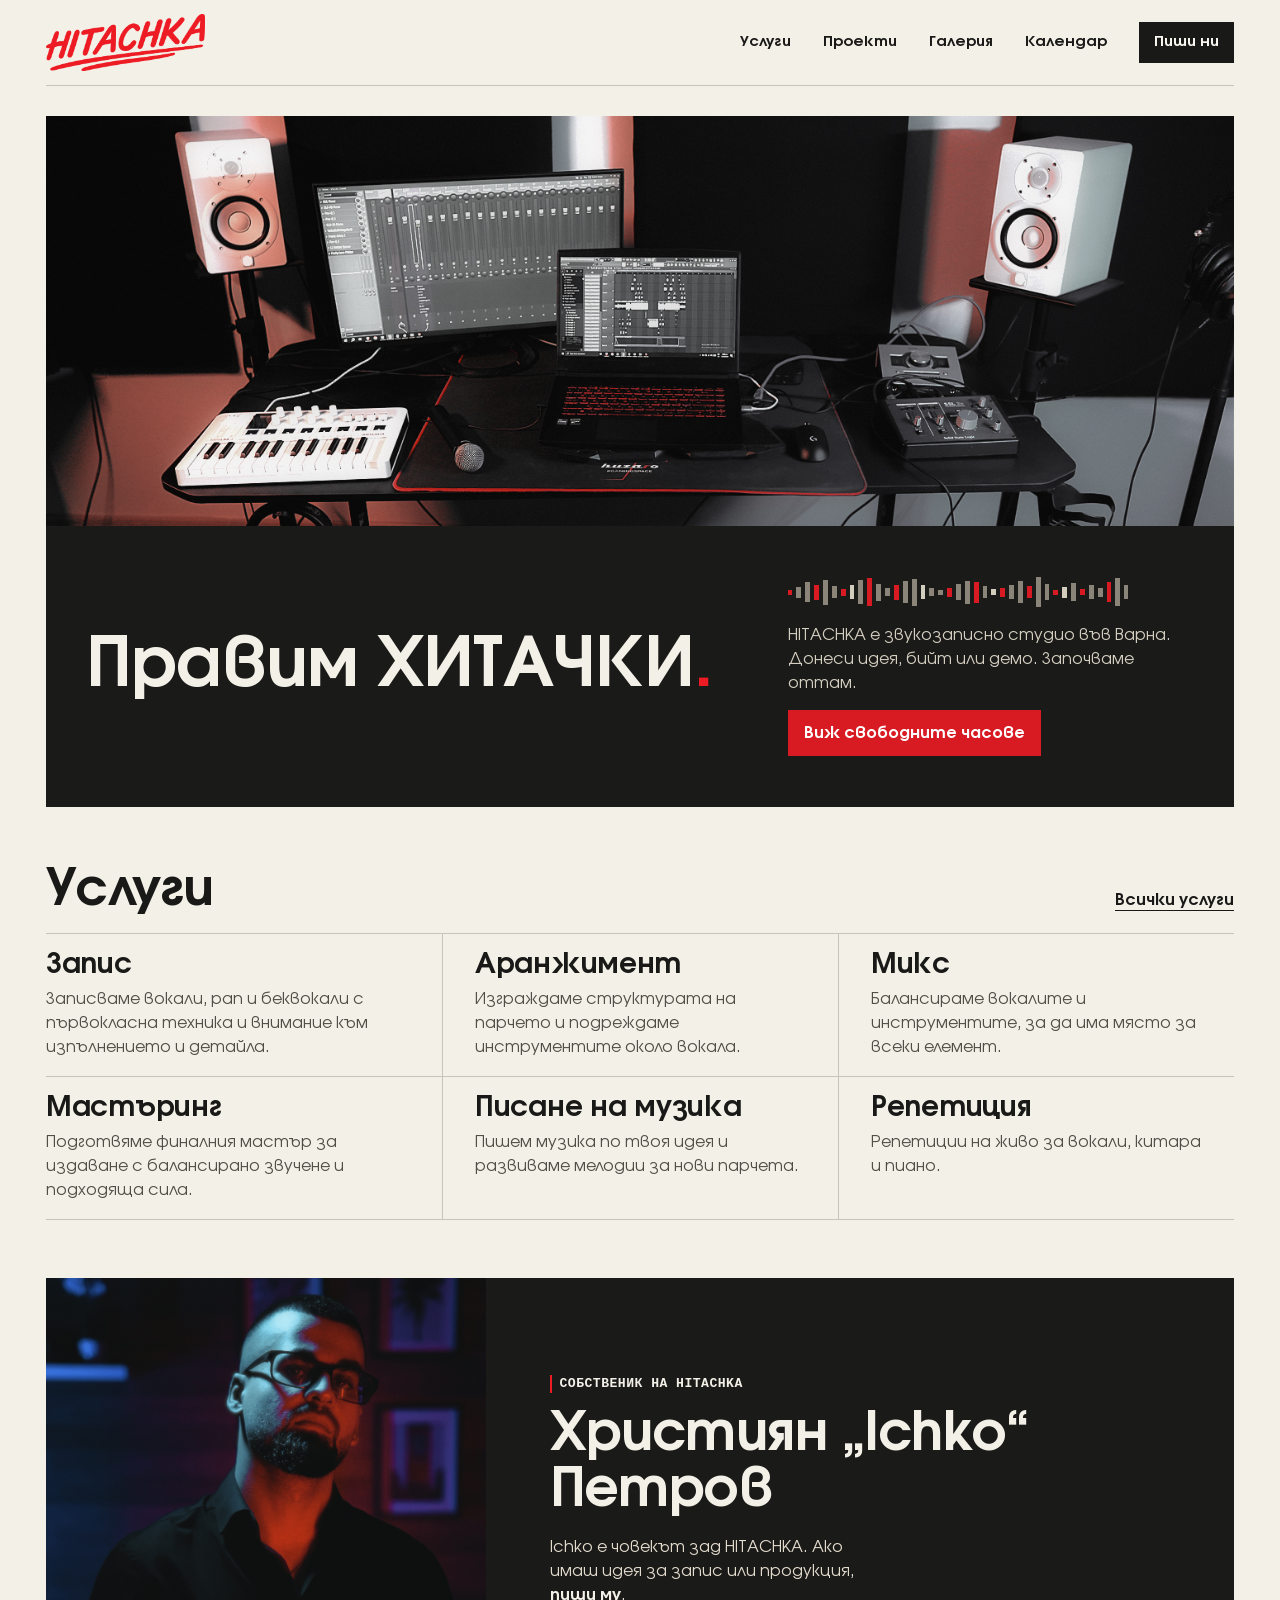
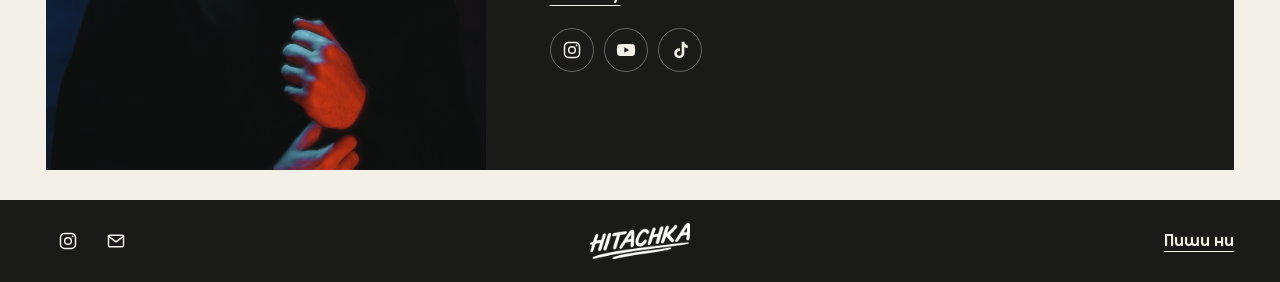
<file: index.html>
<!doctype html>
<html lang="bg">
<head>
<meta charset="utf-8">
<meta name="viewport" content="width=device-width, initial-scale=1">
<meta name="theme-color" content="#f3f0e8">
<title>HITACHKA - звукозаписно студио във Варна</title>
<meta name="description" content="HITACHKA е звукозаписно студио във Варна за запис на вокали и рап, аранжимент, микс, мастъринг, писане на музика и репетиции.">
<link rel="canonical" href="https://hitachka.com/">
<meta property="og:type" content="website">
<meta property="og:locale" content="bg_BG">
<meta property="og:site_name" content="HITACHKA">
<meta property="og:title" content="HITACHKA звукозаписно студио във Варна">
<meta property="og:description" content="HITACHKA е звукозаписно студио във Варна за запис на вокали и рап, аранжимент, микс, мастъринг, писане на музика и репетиции.">
<meta property="og:url" content="https://hitachka.com/">
<meta property="og:image" content="https://hitachka.com/assets/images/studio-desk.jpg">
<meta property="og:image:alt" content="Работното място в звукозаписно студио HITACHKA">
<meta name="twitter:card" content="summary_large_image">
<script type="application/ld+json">
{
  "@context": "https://schema.org",
  "@graph": [
    {
      "@type": "WebSite",
      "@id": "https://hitachka.com/#website",
      "name": "HITACHKA",
      "url": "https://hitachka.com/",
      "inLanguage": "bg",
      "publisher": {
        "@id": "https://hitachka.com/#studio"
      }
    },
    {
      "@type": "Organization",
      "@id": "https://hitachka.com/#studio",
      "name": "HITACHKA",
      "url": "https://hitachka.com/",
      "description": "HITACHKA е звукозаписно студио във Варна за запис на вокали и рап, аранжимент, микс, мастъринг, писане на музика и репетиции.",
      "email": "hitachkastudio@gmail.com",
      "logo": "https://hitachka.com/assets/images/hitachka-logo.png",
      "address": {
        "@type": "PostalAddress",
        "addressLocality": "Варна",
        "addressCountry": "BG"
      },
      "sameAs": [
        "https://instagram.com/hitachkastudio"
      ]
    }
  ]
}
</script>
<link rel="icon" type="image/x-icon" sizes="32x32" href="assets/favicon.ico">
<link rel="stylesheet" href="css/site.css">
<link rel="stylesheet" href="css/page-transition.css">
<script src="js/page-transition.js"></script>
<script src="js/legacy-links.js" defer></script>
<script src="js/home-hero.js" defer></script>
<script src="js/media-gestures.js" defer></script>
</head>
<body>
<header class="top"><div class="wrap">
<a href="./" aria-current="page" class="logo" aria-label="HITACHKA — начало"><img src="assets/images/hitachka-logo.png" alt="HITACHKA"></a>
<nav class="nav" aria-label="Навигация">
<a href="services/">Услуги</a><a href="projects/">Проекти</a><a href="gallery/">Галерия</a><a href="calendar/">Календар</a><a class="nav-cta" href="contact/">Пиши ни</a>
</nav>
</div></header>
<main>
<div id="home">
<div class="home-hero wrap">
<figure class="session-photo"><img src="assets/images/studio-desk.jpg" alt="Работното място в студиото с екрани, тонколони и MIDI клавиатура">
<video class="session-video" muted loop playsinline preload="none" data-src="assets/video/studio-hero.mp4" aria-hidden="true" hidden></video>
</figure>
<section class="session-panel" aria-labelledby="home-title">
<div class="session-copy">
<h1 id="home-title" class="display">Правим ХИТАЧКИ<span>.</span></h1>
<div>
<div class="meter" aria-hidden="true"><i style="--height:16%"></i><i style="--height:34%"></i><i style="--height:64%"></i><i style="--height:50%"></i><i style="--height:80%"></i><i style="--height:38%"></i><i style="--height:22%"></i><i style="--height:44%"></i><i style="--height:78%"></i><i style="--height:90%"></i><i style="--height:56%"></i><i style="--height:26%"></i><i style="--height:48%"></i><i style="--height:70%"></i><i style="--height:88%"></i><i style="--height:44%"></i><i style="--height:26%"></i><i style="--height:16%"></i><i style="--height:28%"></i><i style="--height:52%"></i><i style="--height:76%"></i><i style="--height:66%"></i><i style="--height:38%"></i><i style="--height:20%"></i><i style="--height:28%"></i><i style="--height:44%"></i><i style="--height:70%"></i><i style="--height:38%"></i><i style="--height:96%"></i><i style="--height:52%"></i><i style="--height:16%"></i><i style="--height:36%"></i><i style="--height:58%"></i><i style="--height:20%"></i><i style="--height:44%"></i><i style="--height:30%"></i><i style="--height:64%"></i><i style="--height:90%"></i><i style="--height:46%"></i><i style="--height:30%"></i><i style="--height:14%"></i><i style="--height:46%"></i><i style="--height:80%"></i><i style="--height:96%"></i><i style="--height:40%"></i><i style="--height:24%"></i><i style="--height:36%"></i><i style="--height:18%"></i><i style="--height:54%"></i><i style="--height:78%"></i><i style="--height:56%"></i><i style="--height:30%"></i><i style="--height:14%"></i><i style="--height:38%"></i></div>
<p>HITACHKA е звукозаписно студио във Варна. Донеси идея, бийт или демо. Започваме оттам.</p>
<a class="btn" href="calendar/">Виж свободните часове</a>
</div>
</div>
</section>
</div>
<section class="home-services wrap" aria-labelledby="home-services-title">
<div class="home-services-head">
<h2 id="home-services-title">Услуги</h2>
<a class="text-link" href="services/">Всички услуги</a>
</div>
<div class="home-services-grid">
<article class="home-service"><h3>Запис</h3><p>Записваме вокали, рап и беквокали с първокласна техника и внимание към изпълнението и детайла.</p></article>
<article class="home-service"><h3>Аранжимент</h3><p>Изграждаме структурата на парчето и подреждаме инструментите около вокала.</p></article>
<article class="home-service"><h3>Микс</h3><p>Балансираме вокалите и инструментите, за да има място за всеки елемент.</p></article>
<article class="home-service"><h3>Мастъринг</h3><p>Подготвяме финалния мастър за издаване с балансирано звучене и подходяща сила.</p></article>
<article class="home-service"><h3>Писане на музика</h3><p>Пишем музика по твоя идея и развиваме мелодии за нови парчета.</p></article>
<article class="home-service"><h3>Репетиция</h3><p>Репетиции на живо за вокали, китара и пиано.</p></article>
</div>
</section>
<section class="home-owner wrap" aria-labelledby="owner-title">
<div class="owner-profile">
<figure class="owner-photo"><img src="assets/images/ichko-ludiq.jpg" width="1152" height="2048" loading="lazy" alt="Портрет на Християн „Ichko“ Петров"></figure>
<div class="owner-copy">
<p class="mono">Собственик на HITACHKA</p>
<h2 id="owner-title">Християн <span>„Ichko“</span> Петров</h2>
<p>Ichko е човекът зад HITACHKA. Ако имаш идея за запис или продукция, <a class="text-link" href="contact/">пиши му</a>.</p>
<ul class="owner-socials" aria-label="Ichko в социалните мрежи">
<li><a href="https://instagram.com/ichko_prai_hitachki" target="_blank" rel="noopener" aria-label="Ichko в Instagram">
<svg viewBox="0 0 24 24" fill="none" stroke="currentColor" stroke-width="1.8" aria-hidden="true" focusable="false"><rect x="3" y="3" width="18" height="18" rx="5"/><circle cx="12" cy="12" r="4"/><circle cx="17.5" cy="6.5" r="1" fill="currentColor" stroke="none"/></svg>
</a></li>
<li><a href="https://youtube.com/@ichko_prai_hitachki" target="_blank" rel="noopener" aria-label="Ichko в YouTube">
<svg viewBox="0 0 24 24" fill="currentColor" aria-hidden="true" focusable="false"><path fill-rule="evenodd" d="M22.5 7.2a2.8 2.8 0 0 0-2-2C18.7 4.7 12 4.7 12 4.7s-6.7 0-8.5.5a2.8 2.8 0 0 0-2 2A29 29 0 0 0 1 12a29 29 0 0 0 .5 4.8 2.8 2.8 0 0 0 2 2c1.8.5 8.5.5 8.5.5s6.7 0 8.5-.5a2.8 2.8 0 0 0 2-2A29 29 0 0 0 23 12a29 29 0 0 0-.5-4.8ZM10 15.3v-6.6l5.7 3.3-5.7 3.3Z"/></svg>
</a></li>
<li><a href="https://tiktok.com/@ichkopraihitachki" target="_blank" rel="noopener" aria-label="Ichko в TikTok">
<svg viewBox="0 0 24 24" fill="currentColor" aria-hidden="true" focusable="false"><path d="M14 2h3.2a5 5 0 0 0 4.1 4.5v3.3a8 8 0 0 1-4.1-1.3v7.4a6.1 6.1 0 1 1-6.1-6.1c.3 0 .6 0 .8.1v3.4a2.8 2.8 0 1 0 2.1 2.7V2Z"/></svg>
</a></li>
</ul>
</div>
</div>
</section>
</div>
</main>
<footer class="footer"><div class="wrap">
<ul class="footer-socials" aria-label="Връзка с HITACHKA">
<li><a href="https://instagram.com/hitachkastudio" target="_blank" rel="noopener" aria-label="HITACHKA в Instagram"><svg viewBox="0 0 24 24" fill="none" stroke="currentColor" stroke-width="1.8" aria-hidden="true" focusable="false"><rect x="3" y="3" width="18" height="18" rx="5"/><circle cx="12" cy="12" r="4"/><circle cx="17.5" cy="6.5" r="1" fill="currentColor" stroke="none"/></svg></a></li>
<li><a href="mailto:hitachkastudio@gmail.com" aria-label="Изпрати имейл до HITACHKA"><svg viewBox="0 0 24 24" fill="none" stroke="currentColor" stroke-width="1.8" stroke-linecap="round" stroke-linejoin="round" aria-hidden="true" focusable="false"><rect x="3" y="5" width="18" height="14" rx="2"/><path d="m4 7 8 6 8-6"/></svg></a></li>
</ul>
<a href="./" class="logo" aria-label="HITACHKA — начало"><img src="assets/images/hitachka-logo.png" alt="HITACHKA"></a>
<a class="text-link" href="contact/">Пиши ни</a>
</div></footer>
<!-- Cloudflare Web Analytics --><script type='module' src='https://static.cloudflareinsights.com/beacon.min.js' data-cf-beacon='{"token": "fbcf0d9a78e948508d9d1cf848bbbdec"}'></script><!-- End Cloudflare Web Analytics -->
</body>
</html>
</file>
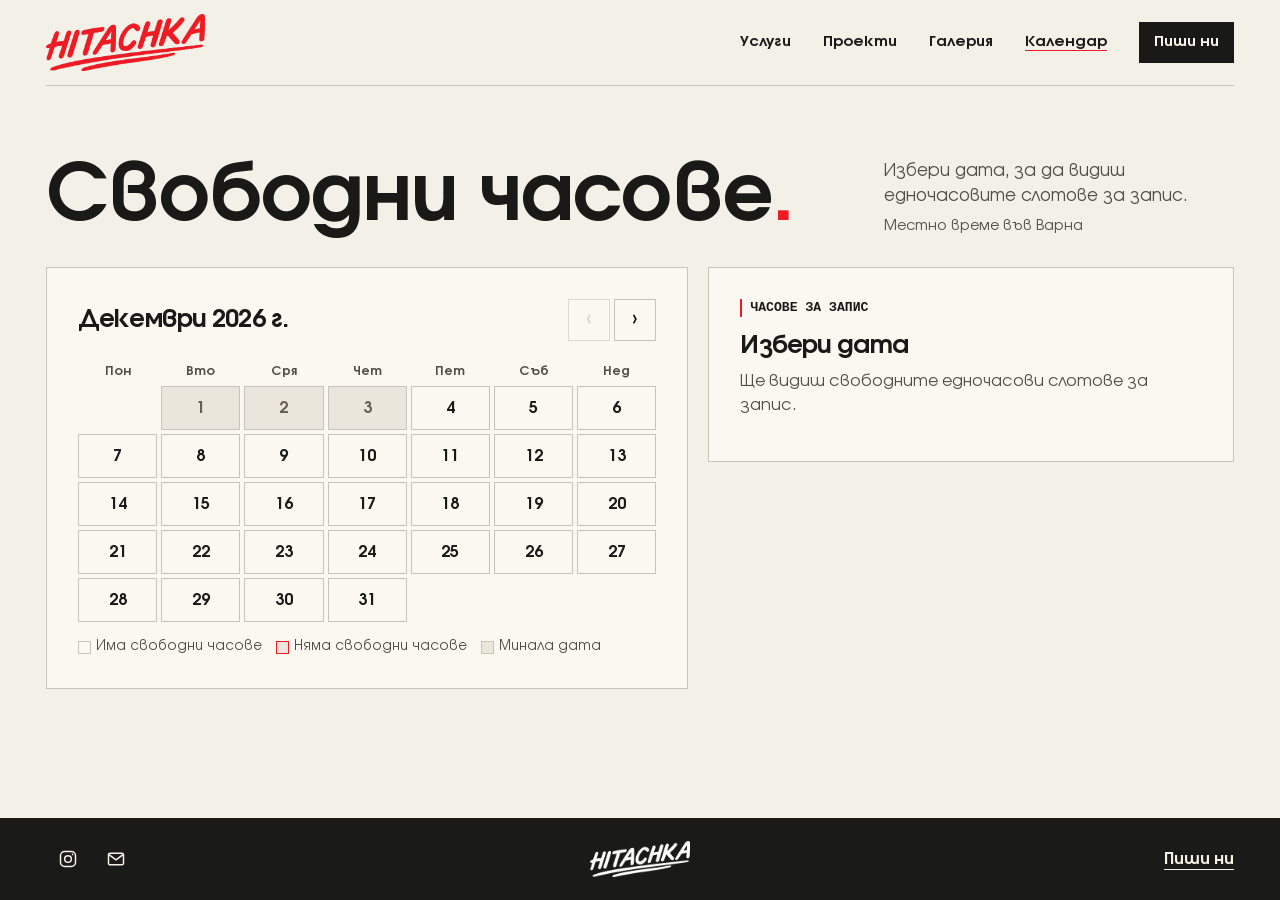
<file: calendar/index.html>
<!doctype html>
<html lang="bg">
<head>
<meta charset="utf-8">
<meta name="viewport" content="width=device-width, initial-scale=1">
<meta name="theme-color" content="#f3f0e8">
<title>Свободни часове за запис във Варна | HITACHKA</title>
<meta name="description" content="Провери свободните часове за запис в HITACHKA във Варна. Избери дата и един или повече часове и изпрати запитване.">
<link rel="canonical" href="https://hitachka.com/calendar/">
<meta property="og:type" content="website">
<meta property="og:locale" content="bg_BG">
<meta property="og:site_name" content="HITACHKA">
<meta property="og:title" content="Свободни часове за запис във Варна | HITACHKA">
<meta property="og:description" content="Провери свободните часове за запис в HITACHKA във Варна. Избери дата и един или повече часове и изпрати запитване.">
<meta property="og:url" content="https://hitachka.com/calendar/">
<meta property="og:image" content="https://hitachka.com/assets/images/studio-microphone.jpg">
<meta property="og:image:alt" content="Микрофон в звукозаписно студио HITACHKA">
<meta name="twitter:card" content="summary_large_image">
<link rel="icon" type="image/x-icon" sizes="32x32" href="../assets/favicon.ico">
<link rel="stylesheet" href="../css/site.css">
<link rel="stylesheet" href="../css/page-transition.css">
<script src="../js/page-transition.js"></script>
<script src="../js/studio-content.js" defer></script>
<script src="../js/studio-cloud-config.js" defer></script>
<script src="../js/studio-cloud.js" defer></script>
<script src="../js/schedule.js" defer></script>
<script src="../js/calendar.js" defer></script>
<script src="../js/media-gestures.js" defer></script>
</head>
<body>
<header class="top"><div class="wrap">
<a href="../" class="logo" aria-label="HITACHKA — начало"><img src="../assets/images/hitachka-logo.png" alt="HITACHKA"></a>
<nav class="nav" aria-label="Навигация">
<a href="../services/">Услуги</a><a href="../projects/">Проекти</a><a href="../gallery/">Галерия</a><a href="./" aria-current="page">Календар</a><a class="nav-cta" href="../contact/">Пиши ни</a>
</nav>
</div></header>
<main>
<section class="wrap calendar-page" id="calendar" aria-labelledby="calendar-title">
<header class="calendar-header">
<h1 id="calendar-title" class="display" tabindex="-1">Свободни часове<span>.</span></h1>
<div><p class="intro">Избери дата, за да видиш едночасовите слотове за запис.</p><p class="small">Местно време във Варна</p></div>
</header>
<div class="calendar-layout">
<div class="panel">
<div class="cal-head"><h2 id="month" aria-live="polite"></h2><div class="month-nav"><button type="button" id="prev" aria-label="Предишен месец">‹</button><button type="button" id="next" aria-label="Следващ месец">›</button></div></div>
<div class="week" aria-hidden="true"><span>Пон</span><span>Вто</span><span>Сря</span><span>Чет</span><span>Пет</span><span>Съб</span><span>Нед</span></div>
<div class="days" id="days" role="group" aria-label="Дати"></div>
<div class="legend"><span><i></i>Има свободни часове</span><span><i class="booked"></i>Няма свободни часове</span><span><i class="past"></i>Минала дата</span></div>
</div>
<section class="panel times-panel" aria-labelledby="times-heading">
<p class="eyebrow">Часове за запис</p>
<h2 id="times-heading" aria-live="polite">Избери дата</h2>
<p id="selected-text" class="cal-note" aria-live="polite">Ще видиш свободните едночасови слотове за запис.</p>
<div class="time-grid" id="time-grid" role="group" aria-label="Часове за запис"></div>
<a class="btn" id="date-link" href="../contact/" hidden>Запитване за избраните часове</a>
</section>
</div>
</section>
</main>
<footer class="footer"><div class="wrap">
<ul class="footer-socials" aria-label="Връзка с HITACHKA">
<li><a href="https://instagram.com/hitachkastudio" target="_blank" rel="noopener" aria-label="HITACHKA в Instagram"><svg viewBox="0 0 24 24" fill="none" stroke="currentColor" stroke-width="1.8" aria-hidden="true" focusable="false"><rect x="3" y="3" width="18" height="18" rx="5"/><circle cx="12" cy="12" r="4"/><circle cx="17.5" cy="6.5" r="1" fill="currentColor" stroke="none"/></svg></a></li>
<li><a href="mailto:hitachkastudio@gmail.com" aria-label="Изпрати имейл до HITACHKA"><svg viewBox="0 0 24 24" fill="none" stroke="currentColor" stroke-width="1.8" stroke-linecap="round" stroke-linejoin="round" aria-hidden="true" focusable="false"><rect x="3" y="5" width="18" height="14" rx="2"/><path d="m4 7 8 6 8-6"/></svg></a></li>
</ul>
<a href="../" class="logo" aria-label="HITACHKA — начало"><img src="../assets/images/hitachka-logo.png" alt="HITACHKA"></a>
<a class="text-link" href="../contact/">Пиши ни</a>
</div></footer>
<!-- Cloudflare Web Analytics --><script type='module' src='https://static.cloudflareinsights.com/beacon.min.js' data-cf-beacon='{"token": "fbcf0d9a78e948508d9d1cf848bbbdec"}'></script><!-- End Cloudflare Web Analytics -->
</body>
</html>
</file>
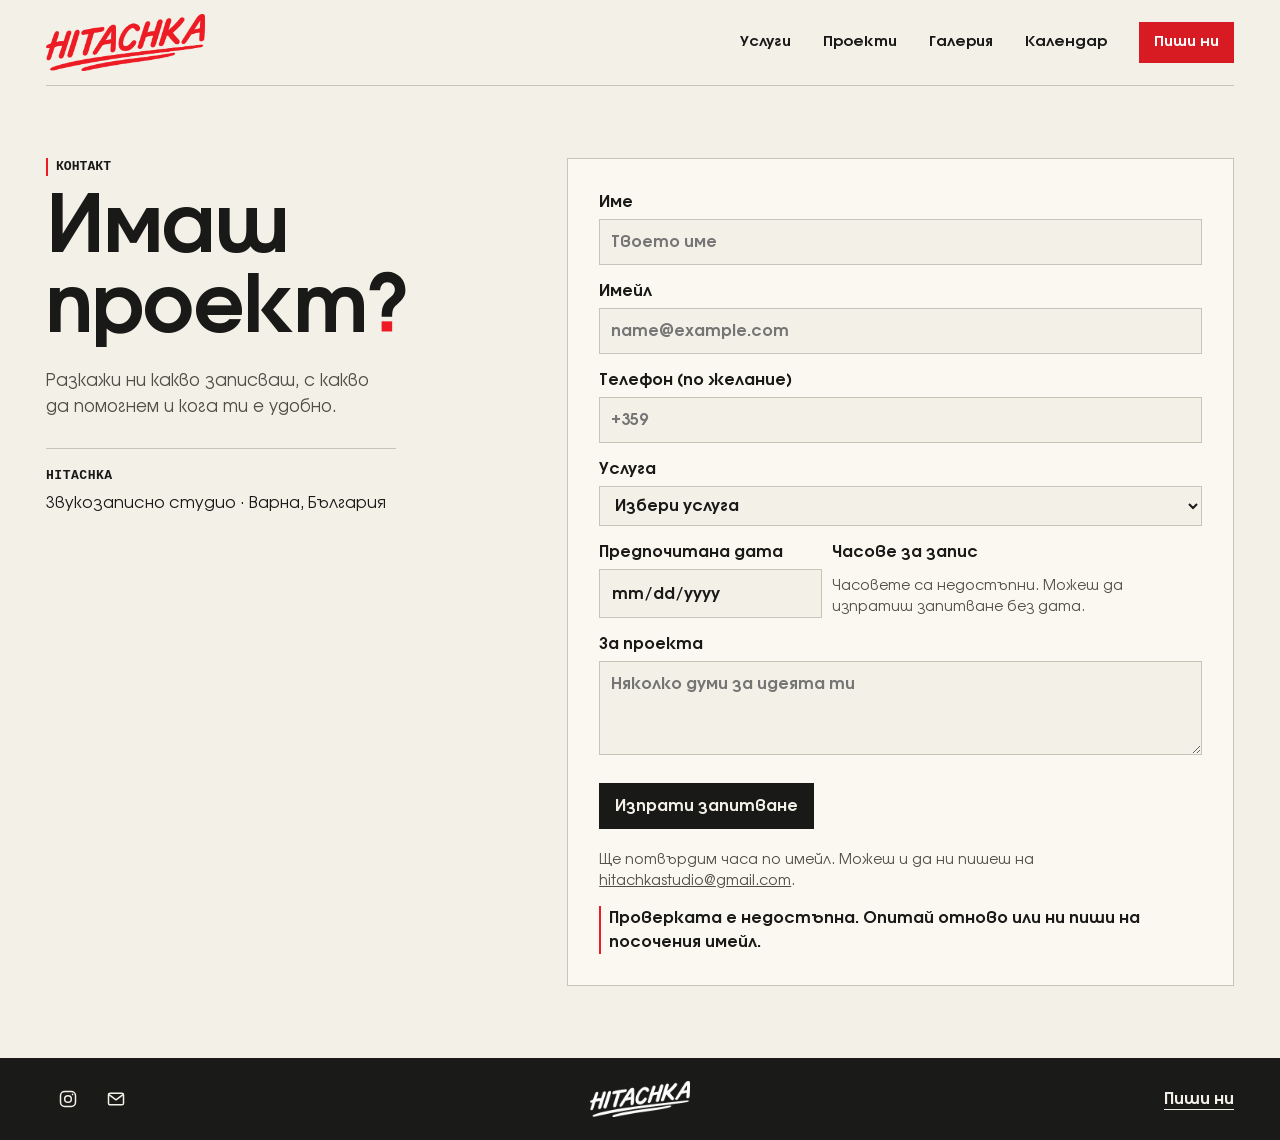
<file: contact/index.html>
<!doctype html>
<html lang="bg">
<head>
<meta charset="utf-8">
<meta name="viewport" content="width=device-width, initial-scale=1">
<meta name="theme-color" content="#f3f0e8">
<title>Контакт със звукозаписно студио HITACHKA | Варна</title>
<meta name="description" content="Пиши на Християн „Ichko“ Петров за запис, музикална продукция или репетиция в звукозаписно студио HITACHKA във Варна.">
<link rel="canonical" href="https://hitachka.com/contact/">
<meta property="og:type" content="website">
<meta property="og:locale" content="bg_BG">
<meta property="og:site_name" content="HITACHKA">
<meta property="og:title" content="Контакт със звукозаписно студио HITACHKA | Варна">
<meta property="og:description" content="Пиши на Християн „Ichko“ Петров за запис, музикална продукция или репетиция в звукозаписно студио HITACHKA във Варна.">
<meta property="og:url" content="https://hitachka.com/contact/">
<meta property="og:image" content="https://hitachka.com/assets/images/studio-desk.jpg">
<meta property="og:image:alt" content="Работното място в звукозаписно студио HITACHKA">
<meta name="twitter:card" content="summary_large_image">
<link rel="icon" type="image/x-icon" sizes="32x32" href="../assets/favicon.ico">
<link rel="stylesheet" href="../css/site.css">
<link rel="stylesheet" href="../css/page-transition.css">
<script src="../js/page-transition.js"></script>
<script src="../js/studio-content.js" defer></script>
<script src="../js/studio-cloud-config.js" defer></script>
<script src="../js/studio-cloud.js" defer></script>
<script src="../js/schedule.js" defer></script>
<script src="../js/contact.js?v=booking-1" defer></script>
<style>
#contact-title .question-mark {
  color: inherit;
}
#contact-title .question-mark-text {
  position: absolute;
  width: 1px;
  height: 1px;
  overflow: hidden;
  clip-path: inset(50%);
}
#contact-title .question-mark svg {
  width: .519em;
  height: 1em;
  vertical-align: -.2em;
}
#contact-title .question-mark-dot {
  fill: var(--red, #ed1c24);
}
@media (forced-colors: active) {
  #contact-title .question-mark-dot {
    fill: currentColor;
  }
}
</style>
<script src="../js/media-gestures.js" defer></script>
</head>
<body>
<header class="top"><div class="wrap">
<a href="../" class="logo" aria-label="HITACHKA — начало"><img src="../assets/images/hitachka-logo.png" alt="HITACHKA"></a>
<nav class="nav" aria-label="Навигация">
<a href="../services/">Услуги</a><a href="../projects/">Проекти</a><a href="../gallery/">Галерия</a><a href="../calendar/">Календар</a><a class="nav-cta" href="./" aria-current="page">Пиши ни</a>
</nav>
</div></header>
<main>
<section class="wrap subpage" id="contact" aria-labelledby="contact-title">
<div><p class="eyebrow">Контакт</p><h1 id="contact-title" class="display" tabindex="-1">Имаш<br>проект<span class="question-mark"><span class="question-mark-text">?</span><svg viewBox="0 -800 519 1000" fill="currentColor" aria-hidden="true" focusable="false"><g transform="scale(1 -1)"><path d="M317 187Q317 219 319.5 240.5Q322 262 329 279.0Q336 296 348.5 311.0Q361 326 382 344Q411 370 430.5 391.5Q450 413 462 434.0Q474 455 479 476.5Q484 498 484 523Q484 572 467 614.0Q450 656 420 686.5Q390 717 348.5 734.5Q307 752 259 752Q210 752 170 736.0Q130 720 100.5 689.5Q71 659 53 616.5Q35 574 31 520H164Q171 572 193 596.0Q215 620 256 620Q277 620 294.5 613.0Q312 606 324.5 593.5Q337 581 344 564.0Q351 547 351 527Q351 515 348 504.0Q345 493 339.5 482.0Q334 471 325.5 461.0Q317 451 306 442Q269 412 245.5 386.0Q222 360 208 331.5Q194 303 189 268.5Q184 234 184 187Z"/><path class="question-mark-dot" d="M184 0H317V128H184Z"/></g></svg></span></h1><p class="intro">Разкажи ни какво записваш, с какво да помогнем и кога ти е удобно.</p><div class="location"><span class="mono">HITACHKA</span><p>Звукозаписно студио · Варна, България</p></div></div>
<form class="panel contact-form" id="contact-form" method="post">
<label>Име<input name="name" maxlength="100" autocomplete="name" required placeholder="Твоето име"></label>
<label>Имейл<input name="email" type="email" maxlength="254" autocomplete="email" required placeholder="name@example.com"></label>
<label>Телефон (по желание)<input name="phone" type="tel" maxlength="32" autocomplete="tel" placeholder="+359"></label>
<label>Услуга<select name="service" id="service"><option value="">Избери услуга</option><option>Запис</option><option>Аранжимент</option><option>Микс</option><option>Мастъринг</option><option>Писане на музика</option><option>Репетиция</option><option>Видеопродукция (препоръка)</option><option>Друго</option></select></label>
<div class="contact-when">
<label>Предпочитана дата<input name="date" id="requested-date" type="date"></label>
<fieldset class="inquiry-hours"><legend>Часове за запис</legend>
<div id="requested-hours" class="inquiry-hour-grid"></div>
<p id="inquiry-hours-note" class="small" aria-live="polite">Избери дата.</p>
</fieldset>
</div>
<label>За проекта<textarea name="message" maxlength="4000" required placeholder="Няколко думи за идеята ти"></textarea></label>
<div id="inquiry-challenge"></div>
<button class="btn" type="submit" disabled>Изпрати запитване</button>
<p class="small">Ще потвърдим часа по имейл. Можеш и да ни пишеш на <a href="mailto:hitachkastudio@gmail.com">hitachkastudio@gmail.com</a>.</p>
<p id="form-note" class="form-note" role="status" hidden></p>
</form>
</section>
</main>
<footer class="footer"><div class="wrap">
<ul class="footer-socials" aria-label="Връзка с HITACHKA">
<li><a href="https://instagram.com/hitachkastudio" target="_blank" rel="noopener" aria-label="HITACHKA в Instagram"><svg viewBox="0 0 24 24" fill="none" stroke="currentColor" stroke-width="1.8" aria-hidden="true" focusable="false"><rect x="3" y="3" width="18" height="18" rx="5"/><circle cx="12" cy="12" r="4"/><circle cx="17.5" cy="6.5" r="1" fill="currentColor" stroke="none"/></svg></a></li>
<li><a href="mailto:hitachkastudio@gmail.com" aria-label="Изпрати имейл до HITACHKA"><svg viewBox="0 0 24 24" fill="none" stroke="currentColor" stroke-width="1.8" stroke-linecap="round" stroke-linejoin="round" aria-hidden="true" focusable="false"><rect x="3" y="5" width="18" height="14" rx="2"/><path d="m4 7 8 6 8-6"/></svg></a></li>
</ul>
<a href="../" class="logo" aria-label="HITACHKA — начало"><img src="../assets/images/hitachka-logo.png" alt="HITACHKA"></a>
<a class="text-link" href="./">Пиши ни</a>
</div></footer>
<!-- Cloudflare Web Analytics --><script type='module' src='https://static.cloudflareinsights.com/beacon.min.js' data-cf-beacon='{"token": "fbcf0d9a78e948508d9d1cf848bbbdec"}'></script><!-- End Cloudflare Web Analytics -->
</body>
</html>
</file>
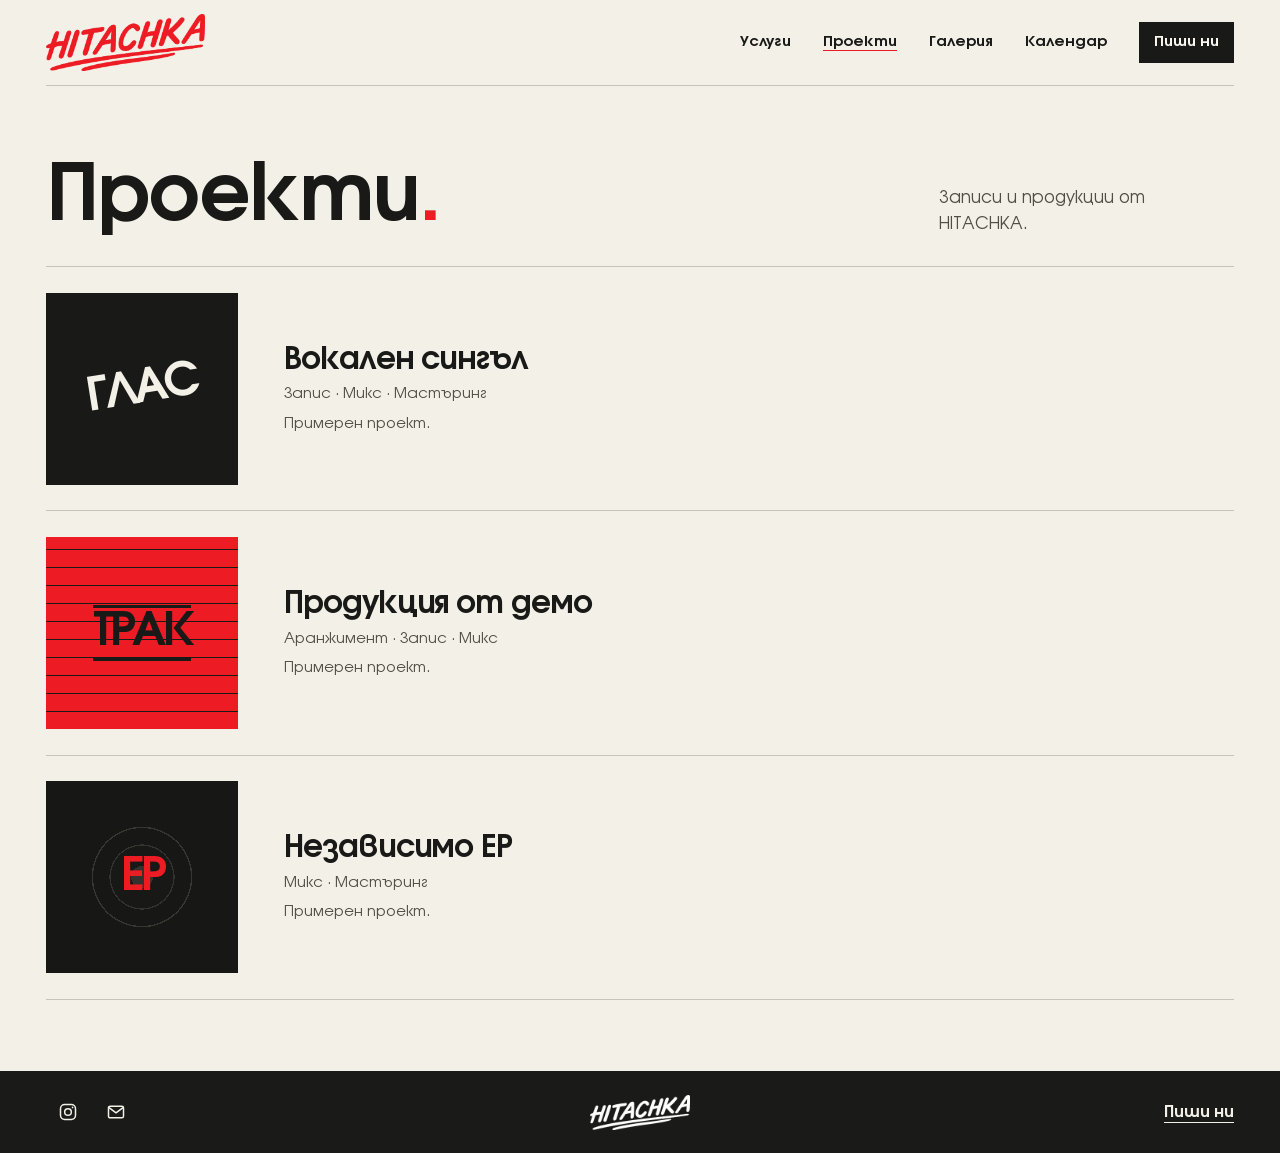
<file: projects/index.html>
<!doctype html>
<html lang="bg">
<head>
<meta charset="utf-8">
<meta name="viewport" content="width=device-width, initial-scale=1">
<meta name="theme-color" content="#f3f0e8">
<title>Музикални проекти и записи | HITACHKA</title>
<meta name="description" content="Чуй песни, записани и продуцирани в HITACHKA, и виж по кои етапи от създаването им е работило студиото.">
<link rel="canonical" href="https://hitachka.com/projects/">
<meta property="og:type" content="website">
<meta property="og:locale" content="bg_BG">
<meta property="og:site_name" content="HITACHKA">
<meta property="og:title" content="Музикални проекти и записи | HITACHKA">
<meta property="og:description" content="Чуй песни, записани и продуцирани в HITACHKA, и виж по кои етапи от създаването им е работило студиото.">
<meta property="og:url" content="https://hitachka.com/projects/">
<meta property="og:image" content="https://hitachka.com/assets/images/studio-desk.jpg">
<meta property="og:image:alt" content="Работното място в звукозаписно студио HITACHKA">
<meta name="twitter:card" content="summary_large_image">
<link rel="icon" type="image/x-icon" sizes="32x32" href="../assets/favicon.ico">
<link rel="stylesheet" href="../css/site.css">
<link rel="stylesheet" href="../css/page-transition.css">
<script src="../js/page-transition.js"></script>
<script src="../js/studio-content.js" defer></script>
<script src="../js/studio-cloud-config.js" defer></script>
<script src="../js/studio-portfolio.js?v=projects-1" defer></script>
<script src="../js/media-gestures.js" defer></script>
</head>
<body>
<header class="top"><div class="wrap">
<a href="../" class="logo" aria-label="HITACHKA — начало"><img src="../assets/images/hitachka-logo.png" alt="HITACHKA"></a>
<nav class="nav" aria-label="Навигация">
<a href="../services/">Услуги</a><a href="./" aria-current="page">Проекти</a><a href="../gallery/">Галерия</a><a href="../calendar/">Календар</a><a class="nav-cta" href="../contact/">Пиши ни</a>
</nav>
</div></header>
<main>
<section class="wrap portfolio-page" id="projects" aria-labelledby="projects-title">
<header class="section-head">
<h1 id="projects-title" class="display" tabindex="-1">Проекти<span>.</span></h1>
<p>Записи и продукции от HITACHKA.</p>
</header>
<div class="project-grid"></div>
<nav class="project-pagination month-nav" aria-label="Страници с проекти" hidden>
<button type="button" id="project-prev" aria-label="Предишна страница">←</button>
<span id="project-page" aria-live="polite"></span>
<button type="button" id="project-next" aria-label="Следваща страница">→</button>
</nav>
</section>
</main>
<footer class="footer"><div class="wrap">
<ul class="footer-socials" aria-label="Връзка с HITACHKA">
<li><a href="https://instagram.com/hitachkastudio" target="_blank" rel="noopener" aria-label="HITACHKA в Instagram"><svg viewBox="0 0 24 24" fill="none" stroke="currentColor" stroke-width="1.8" aria-hidden="true" focusable="false"><rect x="3" y="3" width="18" height="18" rx="5"/><circle cx="12" cy="12" r="4"/><circle cx="17.5" cy="6.5" r="1" fill="currentColor" stroke="none"/></svg></a></li>
<li><a href="mailto:hitachkastudio@gmail.com" aria-label="Изпрати имейл до HITACHKA"><svg viewBox="0 0 24 24" fill="none" stroke="currentColor" stroke-width="1.8" stroke-linecap="round" stroke-linejoin="round" aria-hidden="true" focusable="false"><rect x="3" y="5" width="18" height="14" rx="2"/><path d="m4 7 8 6 8-6"/></svg></a></li>
</ul>
<a href="../" class="logo" aria-label="HITACHKA — начало"><img src="../assets/images/hitachka-logo.png" alt="HITACHKA"></a>
<a class="text-link" href="../contact/">Пиши ни</a>
</div></footer>
<!-- Cloudflare Web Analytics --><script type='module' src='https://static.cloudflareinsights.com/beacon.min.js' data-cf-beacon='{"token": "fbcf0d9a78e948508d9d1cf848bbbdec"}'></script><!-- End Cloudflare Web Analytics -->
</body>
</html>
</file>
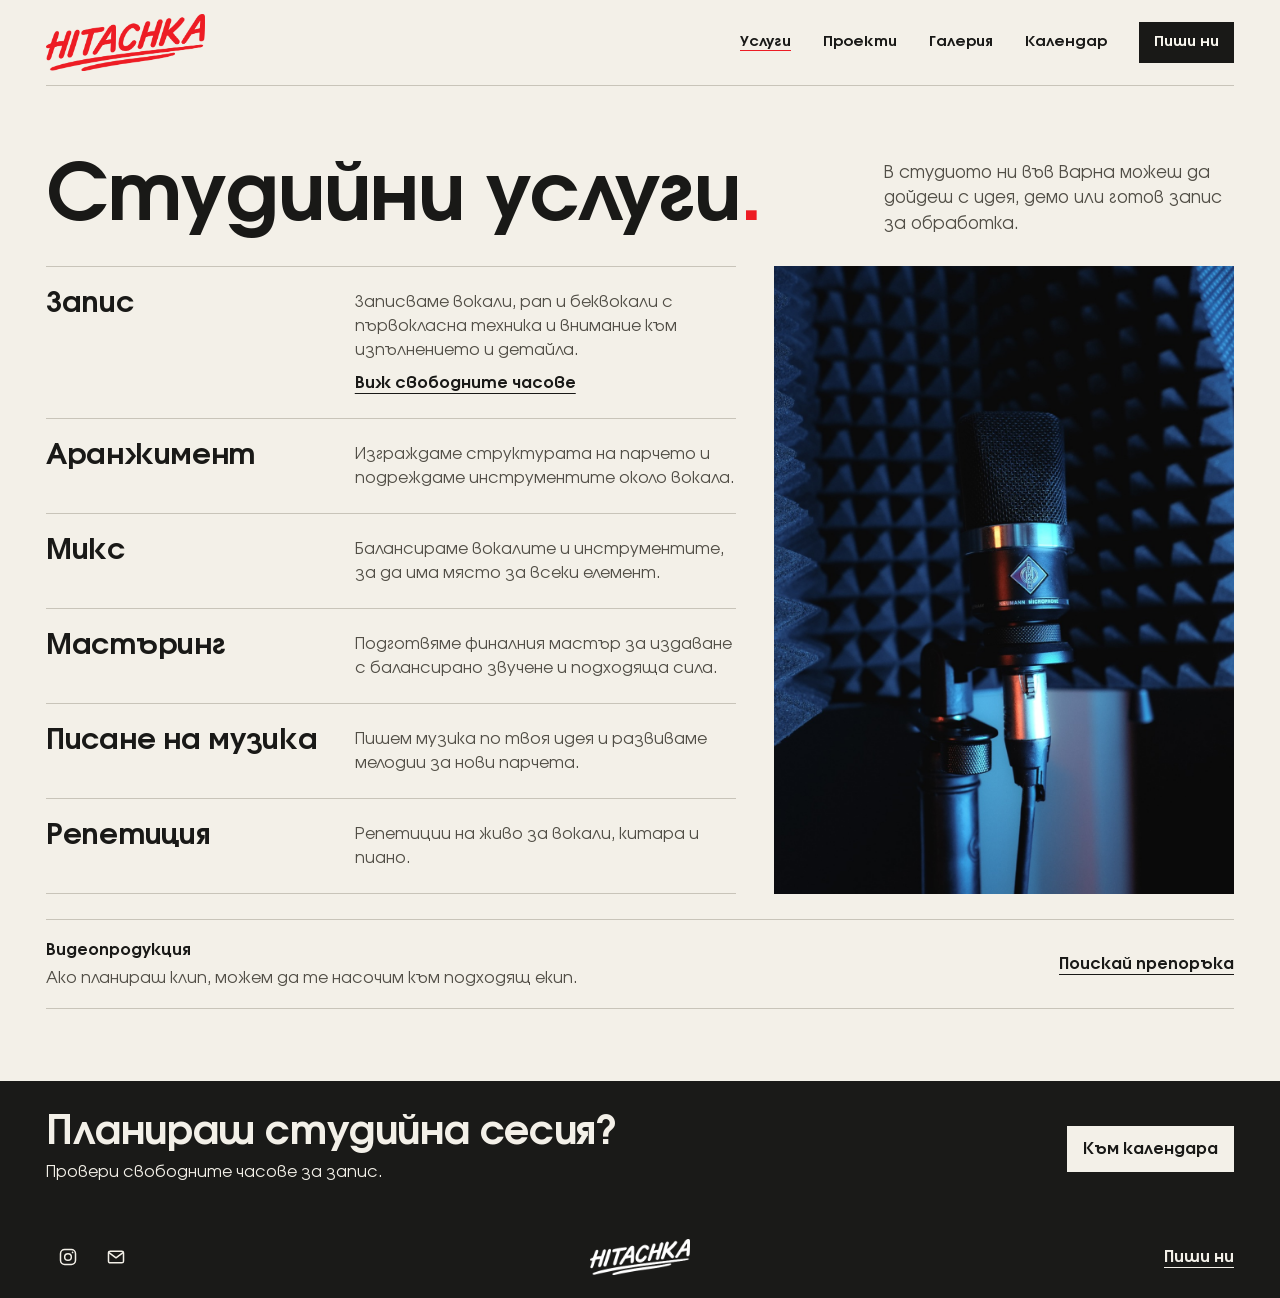
<file: services/index.html>
<!doctype html>
<html lang="bg">
<head>
<meta charset="utf-8">
<meta name="viewport" content="width=device-width, initial-scale=1">
<meta name="theme-color" content="#f3f0e8">
<title>Запис, микс и мастъринг във Варна | HITACHKA</title>
<meta name="description" content="Запис на вокали и рап, аранжимент, микс, мастъринг и писане на музика. В HITACHKA във Варна можеш да репетираш с вокали, китара и пиано.">
<link rel="canonical" href="https://hitachka.com/services/">
<meta property="og:type" content="website">
<meta property="og:locale" content="bg_BG">
<meta property="og:site_name" content="HITACHKA">
<meta property="og:title" content="Запис, микс и мастъринг във Варна | HITACHKA">
<meta property="og:description" content="Запис на вокали и рап, аранжимент, микс, мастъринг и писане на музика. В HITACHKA във Варна можеш да репетираш с вокали, китара и пиано.">
<meta property="og:url" content="https://hitachka.com/services/">
<meta property="og:image" content="https://hitachka.com/assets/images/studio-microphone.jpg">
<meta property="og:image:alt" content="Микрофон в звукозаписно студио HITACHKA">
<meta name="twitter:card" content="summary_large_image">
<link rel="icon" type="image/x-icon" sizes="32x32" href="../assets/favicon.ico">
<link rel="stylesheet" href="../css/site.css">
<link rel="stylesheet" href="../css/page-transition.css">
<script src="../js/page-transition.js"></script>
<script src="../js/media-gestures.js" defer></script>
</head>
<body>
<header class="top"><div class="wrap">
<a href="../" class="logo" aria-label="HITACHKA — начало"><img src="../assets/images/hitachka-logo.png" alt="HITACHKA"></a>
<nav class="nav" aria-label="Навигация">
<a href="./" aria-current="page">Услуги</a><a href="../projects/">Проекти</a><a href="../gallery/">Галерия</a><a href="../calendar/">Календар</a><a class="nav-cta" href="../contact/">Пиши ни</a>
</nav>
</div></header>
<main>
<div id="services">
<section class="services services-page wrap" aria-labelledby="services-title">
<div class="section-head">
<h1 class="display" id="services-title" tabindex="-1">Студийни услуги<span>.</span></h1>
<p>В студиото ни във Варна можеш да дойдеш с идея, демо или готов запис за обработка.</p>
</div>
<div class="service-layout">
<div class="service-list">
<article class="service"><h2>Запис</h2><div><p>Записваме вокали, рап и беквокали с първокласна техника и внимание към изпълнението и детайла.</p><a class="text-link" href="../calendar/">Виж свободните часове</a></div></article>
<article class="service"><h2>Аранжимент</h2><div><p>Изграждаме структурата на парчето и подреждаме инструментите около вокала.</p></div></article>
<article class="service"><h2>Микс</h2><div><p>Балансираме вокалите и инструментите, за да има място за всеки елемент.</p></div></article>
<article class="service"><h2>Мастъринг</h2><div><p>Подготвяме финалния мастър за издаване с балансирано звучене и подходяща сила.</p></div></article>
<article class="service"><h2>Писане на музика</h2><div><p>Пишем музика по твоя идея и развиваме мелодии за нови парчета.</p></div></article>
<article class="service"><h2>Репетиция</h2><div><p>Репетиции на живо за вокали, китара и пиано.</p></div></article>
</div>
<figure class="service-photo"><img src="../assets/images/studio-microphone.jpg" alt="Студиен микрофон с поп филтър и акустичен екран"></figure>
</div>
<aside class="video"><div><strong>Видеопродукция</strong><p>Ако планираш клип, можем да те насочим към подходящ екип.</p></div><a class="text-link" href="../contact/?service=video">Поискай препоръка</a></aside>
</section>
<section class="booking" aria-labelledby="booking-title"><div class="wrap"><div><h2 id="booking-title">Планираш студийна сесия?</h2><p>Провери свободните часове за запис.</p></div><a class="btn" href="../calendar/">Към календара</a></div></section>
</div>
</main>
<footer class="footer"><div class="wrap">
<ul class="footer-socials" aria-label="Връзка с HITACHKA">
<li><a href="https://instagram.com/hitachkastudio" target="_blank" rel="noopener" aria-label="HITACHKA в Instagram"><svg viewBox="0 0 24 24" fill="none" stroke="currentColor" stroke-width="1.8" aria-hidden="true" focusable="false"><rect x="3" y="3" width="18" height="18" rx="5"/><circle cx="12" cy="12" r="4"/><circle cx="17.5" cy="6.5" r="1" fill="currentColor" stroke="none"/></svg></a></li>
<li><a href="mailto:hitachkastudio@gmail.com" aria-label="Изпрати имейл до HITACHKA"><svg viewBox="0 0 24 24" fill="none" stroke="currentColor" stroke-width="1.8" stroke-linecap="round" stroke-linejoin="round" aria-hidden="true" focusable="false"><rect x="3" y="5" width="18" height="14" rx="2"/><path d="m4 7 8 6 8-6"/></svg></a></li>
</ul>
<a href="../" class="logo" aria-label="HITACHKA — начало"><img src="../assets/images/hitachka-logo.png" alt="HITACHKA"></a>
<a class="text-link" href="../contact/">Пиши ни</a>
</div></footer>
<!-- Cloudflare Web Analytics --><script type='module' src='https://static.cloudflareinsights.com/beacon.min.js' data-cf-beacon='{"token": "fbcf0d9a78e948508d9d1cf848bbbdec"}'></script><!-- End Cloudflare Web Analytics -->
</body>
</html>
</file>
<file: css/site.css>
@font-face{font-family:Involve;src:url('../assets/fonts/Involve-VF.ttf') format('truetype');font-weight:400 700;font-display:swap}
:root{--paper:#f3f0e8;--ink:#191917;--red:#ed1c24;--button-red:#d81b23;--button-red-hover:#c4151e;--muted:#514e46;--line:#c8c4b9;--dark:#1a1a18;--white:#faf8f0;--display:Involve,Arial,sans-serif;--mono:'Courier New',monospace}
*{box-sizing:border-box}body{margin:0;background:var(--paper);color:var(--ink);font:16px/1.5 var(--display);min-height:100vh;display:flex;flex-direction:column}button,input,select,textarea{font:inherit}button{cursor:pointer}a{color:inherit}a:focus-visible,button:focus-visible,input:focus-visible,select:focus-visible,textarea:focus-visible{outline:2px solid var(--red);outline-offset:4px}[hidden]{display:none!important}img{display:block;max-width:100%}figure{margin:0}
.wrap{width:min(1390px,calc(100% - 92px));margin-inline:auto}.mono{font:700 .82rem/1.38 var(--mono);letter-spacing:.035em;text-transform:uppercase}.top .wrap{min-height:86px;border-bottom:1px solid var(--line);display:flex;align-items:center;justify-content:space-between;gap:20px}.logo{display:inline-flex;align-items:center;flex:none}.logo img{width:159px;height:auto}.nav{display:flex;align-items:center;gap:32px;font-family:var(--display)}.nav a{text-decoration:none;font-weight:700;font-size:.92rem}.nav a:not(.nav-cta){text-decoration-line:underline;text-decoration-color:transparent;text-underline-offset:4px}.nav a:not(.nav-cta):is(:hover,:focus-visible,[aria-current]){color:var(--ink);text-decoration-color:var(--red)}.nav a.nav-cta{background:var(--ink);color:var(--white);padding:9px 15px}.nav .nav-cta:is(:hover,[aria-current]){background:var(--button-red);color:#fff;text-decoration:none}


.session-photo img,.service-photo img{width:100%;height:100%;object-fit:cover;position:absolute}.meter{height:47px;display:flex;align-items:center;gap:4px;width:100%;overflow:hidden;opacity:.9}.meter i{height:var(--height);width:clamp(2px,.38vw,5px);background:#989184;flex:none}.meter i:nth-child(3n+1){background:var(--red)}.meter i:nth-child(8n){background:#e8e1d1}
.display,h2,h3{font-family:var(--display);font-weight:700;margin:0;letter-spacing:-.01em;line-height:.99}.display{font-size:clamp(2.65rem,6.2vw,6.5rem)}.display span{color:var(--red)}h2{font-size:clamp(2.4rem,4.45vw,4.8rem)}.text-link{font-weight:700;text-underline-offset:5px;text-decoration-thickness:1px;text-decoration-color:currentColor}.text-link:is(:hover,:focus-visible){text-decoration-color:var(--red)}.btn{display:inline-flex;align-items:center;justify-content:center;background:var(--ink);color:var(--paper);min-height:46px;padding:10px 15px;font-weight:700;text-decoration:none;border:1px solid transparent}.btn:hover{background:var(--button-red);color:#fff}.session-panel .btn{background:var(--button-red);color:#fff}.session-panel .btn:hover{background:var(--button-red-hover);color:#fff}
.services-page,.calendar-page,.subpage{padding-block:clamp(33px,5.6vw,76px)}.section-head,.calendar-header{display:flex;align-items:end;justify-content:space-between;gap:24px;margin-bottom:30px}.section-head p,.intro{max-width:350px;color:var(--muted);margin:0;font-size:1.06rem}.small{font-size:.88rem;color:var(--muted);margin:7px 0 0}.eyebrow{color:var(--ink);border-left:2px solid var(--red);padding-left:8px;font:700 .82rem/1.38 var(--mono);text-transform:uppercase;margin:0 0 14px}.service-layout{display:grid;grid-template-columns:1.2fr .8fr;gap:clamp(20px,3vw,47px)}.service-list{border-top:1px solid var(--line)}.service{display:grid;grid-template-columns:minmax(9ch,.75fr) 1fr;gap:12px 23px;border-bottom:1px solid var(--line);padding:23px 0}.service h2{font-size:clamp(1.35rem,2.25vw,2.5rem);align-self:start}.service p{margin:0;color:var(--muted)}.service .text-link{display:inline-block;margin-top:9px}.service-photo{position:relative;min-height:290px;background:var(--dark)}.service-photo img{object-position:center}.video{margin-top:25px;padding:18px 0;border-top:1px solid var(--line);border-bottom:1px solid var(--line);display:flex;justify-content:space-between;align-items:center;gap:20px}.video p{margin:4px 0 0;color:var(--muted)}.booking{background:var(--dark);color:var(--paper);padding-block:32px}.booking .wrap{display:flex;justify-content:space-between;align-items:center;gap:17px}.booking h2{font-size:clamp(1.65rem,3.1vw,3.1rem)}.booking p{margin:8px 0 0}.booking .btn{background:var(--paper);color:var(--ink)}.booking .btn:hover{background:var(--button-red);color:#fff}
.calendar-layout{display:grid;grid-template-columns:1.1fr .9fr;gap:20px;align-items:start}.panel{background:var(--white);border:1px solid var(--line);padding:clamp(15px,2.6vw,31px);min-width:0}.cal-head{display:flex;justify-content:space-between;align-items:center;gap:10px;margin-bottom:15px}.cal-head h2,.times-panel h2{font:700 clamp(1.13rem,2vw,1.55rem)/1.2 var(--display);letter-spacing:-.035em}.cal-head h2::first-letter{text-transform:uppercase}.month-nav{display:flex;gap:4px}.month-nav button{min-height:42px;min-width:42px;background:var(--white);border:1px solid var(--line);font-size:1.4rem}.month-nav button:not(:disabled):hover{border-color:var(--ink)}.month-nav button:disabled{cursor:default;opacity:.55}.week,.days{display:grid;grid-template-columns:repeat(7,minmax(0,1fr));gap:4px}.week span{padding:6px 0;text-align:center;color:var(--muted);font-size:.78rem;font-weight:700}.day,.time-slot{min-height:44px;padding:4px 1px;display:grid;place-items:center;border:1px solid var(--line);background:var(--white);color:var(--ink);font-weight:700}.day:is(button):hover,.time-slot:not(:disabled):hover{border-color:var(--ink)}.day.booked,.legend .booked,.time-slot:disabled{background:#eae6dc;color:var(--ink);text-decoration:line-through;border-color:var(--red)}.time-slot:disabled{cursor:default}.day.past,.legend .past{background:#eae6dc;color:#675f55}.day.chosen,.time-slot[aria-pressed=true]{background:var(--ink);color:var(--white);border-color:var(--ink)}.legend{display:flex;gap:10px 14px;flex-wrap:wrap;margin-top:15px;font-size:.83rem;color:var(--muted)}.legend span{display:inline-flex;gap:5px;align-items:center}.legend i{width:13px;height:13px;border:1px solid var(--line)}.time-grid{display:grid;grid-template-columns:repeat(2,minmax(0,1fr));gap:6px}.times-panel .cal-note{color:var(--muted);margin:9px 0 13px}.times-panel .btn{margin-top:15px}.time-slot{font-size:.93rem;padding-inline:4px}
.subpage{display:grid;grid-template-columns:.8fr 1.2fr;gap:clamp(22px,6vw,90px)}.subpage .intro{margin-top:20px}.location{border-top:1px solid var(--line);padding-top:13px;margin-top:29px;max-width:350px}.location p{margin:5px 0}.contact-form{display:grid;gap:14px}.contact-form label{display:grid;gap:5px;font-weight:700}.contact-form input,.contact-form select,.contact-form textarea{width:100%;min-width:0;background:var(--paper);color:var(--ink);border:1px solid var(--line);border-radius:0;padding:10px 11px}.contact-form textarea{resize:vertical;min-height:94px}.contact-form .btn{justify-self:start}.form-note{margin:0;border-left:2px solid var(--red);padding-left:8px;color:var(--ink);font-weight:700}.contact-when{display:grid;grid-template-columns:1fr 1fr;gap:10px}.footer{margin-top:auto;background:var(--dark);color:var(--paper)}.footer .wrap{min-height:82px;display:grid;grid-template-columns:minmax(0,1fr) auto minmax(0,1fr);align-items:center;gap:8px}.footer .logo{justify-self:center}.footer .text-link{justify-self:end;text-align:right}.footer .logo img{width:100px;filter:brightness(0) invert(1)}
@media(max-width:900px){.wrap{width:calc(100% - 54px)}.nav{gap:20px}.service{grid-template-columns:1fr;gap:8px}}
@media(max-width:660px){.wrap{width:calc(100% - 32px)}.top .wrap{min-height:74px;gap:8px}.top .logo img{width:108px}.nav{gap:clamp(8px,2.8vw,16px)}.nav a{font-size:.84rem}.nav a.nav-cta{padding:7px 8px}.meter{height:35px}.section-head,.calendar-header,.video{align-items:start;flex-direction:column;gap:11px;margin-bottom:20px}.service-layout,.calendar-layout,.subpage{grid-template-columns:1fr}.service-photo{min-height:0;aspect-ratio:1.55}.service{grid-template-columns:1fr 1.3fr}.booking .wrap{align-items:start;flex-direction:column}.calendar-layout{gap:13px}.footer .wrap{min-height:65px}.footer .logo img{width:75px}}
@media(max-width:350px){.top .wrap{width:calc(100% - 20px)}.top .logo img{width:94px}.nav{gap:6px}.nav a{font-size:.77rem}.contact-when{grid-template-columns:1fr}}

@media(max-width:410px){.service{grid-template-columns:1fr}}
.inquiry-hours{margin:0;padding:0;border:0;min-width:0}.inquiry-hours legend{padding:0;margin-bottom:5px;font-weight:700}.inquiry-hour-grid{display:grid;grid-template-columns:repeat(auto-fit,minmax(min(100%,105px),1fr));gap:5px}.inquiry-hour-grid label{display:flex;align-items:center;gap:5px;border:1px solid var(--line);padding:7px;font-size:.85rem}.inquiry-hour-grid label:has(:checked){background:var(--ink);color:var(--white);border-color:var(--ink)}.inquiry-hour-grid input{width:auto;margin:0;accent-color:var(--red)}.contact-when{grid-template-columns:minmax(0,.75fr) minmax(0,1.25fr)}@media(max-width:520px){.contact-when{grid-template-columns:1fr}}
.portfolio-page{padding-block:clamp(34px,5.6vw,76px)}
.portfolio-page .section-head p{max-width:295px}
.project-grid{display:grid;grid-template-columns:minmax(0,1fr);border-top:1px solid var(--line)}
.project{display:grid;grid-template-columns:clamp(8.5rem,15vw,12rem) minmax(0,1fr);align-items:center;gap:clamp(1.25rem,3.6vw,3.75rem);min-width:0;padding-block:clamp(1rem,2vw,1.75rem);border-bottom:1px solid var(--line)}
.project-cover{display:grid;place-items:center;aspect-ratio:1;overflow:hidden;font:700 clamp(2rem,3.6vw,3.5rem)/.9 var(--display);letter-spacing:-.085em;text-transform:uppercase}
.cover-voice{color:var(--paper);background:var(--ink)}
.cover-voice span{transform:rotate(-9deg)}
.cover-track{color:var(--ink);background:repeating-linear-gradient(0deg,var(--red) 0 17px,var(--ink) 17px 18px)}
.cover-track span{border-block:3px solid currentColor;padding:.08em 0 .12em}
.cover-ep{color:var(--red);background:radial-gradient(circle,#33322e 0 8%,#181817 8% 23%,#35332d 23% 24%,#171716 24% 36%,#383631 36% 37%,#171716 37% 100%)}
.project-meta{min-width:0;overflow-wrap:anywhere}
.project-meta h2{font:700 clamp(1.2rem,2.4vw,2.05rem)/1.1 var(--display);letter-spacing:-.035em}
.project-meta p{margin:7px 0 0;color:var(--muted);font-size:.93rem}
@media (max-width:660px) {
  .project{grid-template-columns:clamp(4.75rem,22vw,7rem) minmax(0,1fr);gap:clamp(.75rem,3.5vw,1.25rem)}
  .project-cover{font-size:clamp(1.2rem,5.5vw,2rem)}
}
.gallery-grid{display:grid;grid-template-columns:1.6fr 1fr;gap:14px}
.gallery-tile:first-child{grid-row:span 2}
.gallery-tile{min-width:0;margin:0;display:grid;grid-template-rows:1fr auto}
.gallery-open{display:block;position:relative;min-height:0;padding:0;border:0;background:var(--ink);overflow:hidden;width:100%;aspect-ratio:2.25}
.gallery-tile:first-child .gallery-open{aspect-ratio:auto;min-height:360px}
.gallery-open img{width:100%;height:100%;position:absolute;inset:0;object-fit:cover}
.gallery-open::after{content:'+';position:absolute;right:12px;bottom:12px;color:var(--white);background:var(--ink);display:grid;place-items:center;width:36px;height:36px;font-size:1.4rem}
.gallery-open:hover::after{background:var(--button-red);color:#fff}
.gallery-tile figcaption{padding:8px 0;border-bottom:1px solid var(--line);font-size:.9rem}
#gallery-viewer {
  position: fixed;
  inset: 0;
  width: 100%;
  height: 100%;
  max-width: none;
  max-height: none;
  margin: 0;
  padding: 64px 24px 14px;
  border: 0;
  background: transparent;
  color: var(--white);
  overflow: hidden;
}
#gallery-viewer[open] {
  display: grid;
  grid-template-rows: minmax(0, 1fr) auto;
  gap: 12px;
}
#gallery-viewer::backdrop { background: rgba(10, 10, 10, .95); }
body:has(#gallery-viewer[open]) { overflow: hidden; }

.viewer-stage {
  position: relative;
  display: grid;
  grid-template-columns: 48px minmax(0, 1fr) 48px;
  grid-template-areas: "prev photo next";
  align-items: center;
  justify-items: center;
  gap: clamp(8px, 2.2vw, 32px);
  width: min(100%, 1360px);
  min-height: 0;
  margin-inline: auto;
}
.viewer-photo {
  grid-area: photo;
  display: grid;
  place-items: center;
  width: 100%;
  height: 100%;
  min-height: 0;
}
#gallery-full {
  max-width: 100%;
  max-height: calc(100vh - 110px);
  max-height: calc(100dvh - 110px);
  width: auto;
  height: auto;
  object-fit: contain;
}
.viewer-control {
  display: grid;
  place-items: center;
  width: 48px;
  height: 48px;
  padding: 0;
  border: 1px solid rgba(255,255,255,.26);
  border-radius: 50%;
  background: rgba(16,16,16,.86);
  color: var(--white);
}
.viewer-control:hover { background: var(--button-red); border-color: var(--button-red); color: #fff; }
.viewer-prev { grid-area: prev; }
.viewer-next { grid-area: next; }
.viewer-arrow::before {
  content: "";
  width: 9px;
  height: 9px;
  border-top: 2px solid currentColor;
  border-right: 2px solid currentColor;
  transform: translateX(-2px) rotate(45deg);
}
.viewer-prev::before { transform: translateX(2px) rotate(225deg); }
.viewer-close {
  position: absolute;
  z-index: 1;
  top: 10px;
  right: 24px;
  font: 400 26px / 1 system-ui, sans-serif;
}
.viewer-count {
  justify-self: center;
  margin: 0;
  color: var(--white);
  font: 700 .82rem / 1.4 var(--mono);
  font-variant-numeric: tabular-nums;
}

@media(max-width:600px) {
  #gallery-viewer { padding-inline: 8px; }
  .viewer-stage { grid-template-areas: "photo"; grid-template-columns: minmax(0, 1fr); }
  .viewer-arrow { position: absolute; top: 50%; transform: translateY(-50%); }
  .viewer-prev { left: 4px; }
  .viewer-next { right: 4px; }
  .viewer-close { right: 12px; }
}
@media(max-width:660px){.top .wrap{flex-wrap:wrap;padding-block:9px;justify-content:center}.top .nav{flex-wrap:wrap;justify-content:center}.gallery-grid{grid-template-columns:1fr}.gallery-open,.gallery-tile:first-child .gallery-open{min-height:0;aspect-ratio:1.55}}

.session-photo{position:relative;height:clamp(260px,32vw,500px);background:#34332e;overflow:hidden}
.session-photo img{object-position:center 33%}
.session-video{position:absolute;inset:0;width:100%;height:100%;object-fit:cover;object-position:center}
.session-panel{background:var(--dark);color:var(--paper)}
.session-panel .session-copy{display:grid;grid-template-columns:minmax(0,1.6fr) minmax(0,1fr);align-items:center;gap:clamp(22px,4vw,64px);padding:clamp(28px,4vw,58px) clamp(16px,3.1vw,46px)}
.session-panel h1{font-size:clamp(2.2rem,5.4vw,5.6rem)}
.session-panel p{margin:0 0 15px;color:#d5cfc2}
.session-panel .meter{max-width:340px;height:31px;margin-bottom:15px}
.home-services{padding-block:clamp(29px,4.5vw,63px)}
.home-services-head{display:flex;justify-content:space-between;align-items:baseline;gap:14px;margin-bottom:18px}
.home-services-head h2{font-size:clamp(2rem,4vw,4.15rem)}
.home-services-head .text-link{flex:none}
.home-services-grid{display:grid;grid-template-columns:repeat(3,minmax(0,1fr));border-block:1px solid var(--line)}
.home-service{padding:17px clamp(12px,2.5vw,32px)}

.home-service + .home-service{border-left:1px solid var(--line)}
@media(min-width:821px){
  .home-service:nth-child(3n+1){border-left:0;padding-left:0}
  .home-service:nth-child(n+4){border-top:1px solid var(--line)}
}
.home-service h3{font-size:clamp(1.12rem,2.2vw,1.85rem)}
.home-service p{margin:8px 0 0;color:var(--muted)}
@media(max-width:820px){
  .home-services-grid{grid-template-columns:repeat(2,minmax(0,1fr))}
  .home-service:nth-child(odd){border-left:0;padding-left:0}
  .home-service:nth-child(n+3){border-top:1px solid var(--line)}
}
@media(max-width:660px){
  .session-photo{height:clamp(215px,59vw,320px)}
  .session-panel .session-copy{grid-template-columns:1fr;gap:17px}
  .session-panel h1{font-size:clamp(2.3rem,9.3vw,3.85rem)}
  .session-panel .meter{height:23px;margin-bottom:11px}
  .home-services-head .text-link{flex:0 1 auto;text-align:right;font-size:.9rem}
}

#home{padding-block:clamp(30px,2vw,64px)}
.owner-profile{display:grid;grid-template-columns:minmax(0,.74fr) minmax(0,1.26fr);background:var(--dark);color:var(--paper)}
.owner-photo{position:relative;min-width:0;aspect-ratio:1/1.12;overflow:hidden;background:#10101a;margin:0}
.owner-photo img{display:block;position:absolute;inset:0;width:100%;height:100%;object-fit:cover;object-position:center 7%}
.owner-copy{align-self:center;padding:clamp(24px,5vw,74px);min-width:0}
.owner-copy .mono{margin:0 0 14px;color:var(--paper);border-left:2px solid var(--red);padding-left:8px}
.owner-copy h2{font-size:clamp(2rem,4.2vw,4.2rem);line-height:1.04}
.owner-copy h2 span{white-space:nowrap}
.owner-copy p:not(.mono){margin:16px 0 21px;max-width:37ch;color:#e3dbce}
.owner-copy .text-link{color:var(--paper)}
.footer-socials,.owner-socials{display:flex;flex-wrap:wrap;gap:10px;list-style:none;padding:0;margin:0}
.footer-socials a,.owner-socials a{display:grid;place-items:center;width:44px;height:44px;border:1px solid rgba(255,255,255,.32);border-radius:50%;color:var(--paper);text-decoration:none;transition:background-color 160ms ease-out,border-color 160ms ease-out,color 160ms ease-out}
.footer-socials a:is(:hover,:focus-visible),.owner-socials a:is(:hover,:focus-visible){background:var(--button-red);border-color:var(--button-red);color:#fff}
.footer-socials svg,.owner-socials svg{width:20px;height:20px}
@media(prefers-reduced-motion:reduce){.footer-socials a,.owner-socials a{transition:none}}

@media(max-width:660px){
  .owner-profile{grid-template-columns:1fr}
  .owner-photo{aspect-ratio:1/1.04}
  .owner-copy{padding:25px 20px 30px}
}

/* Covers and release links added through the studio manager. */
.project-cover{position:relative}
.project-cover img{position:absolute;inset:0;width:100%;height:100%;object-fit:cover}
.project-meta .text-link{display:inline-block;margin-top:8px}


button,
.btn,
.nav a.nav-cta,
.gallery-open::after,
.inquiry-hour-grid label {
  transition: background-color 160ms ease-out, color 160ms ease-out, border-color 160ms ease-out;
}

.nav a:not(.nav-cta),
.text-link {
  transition: text-decoration-color 160ms ease-out;
}

@media (prefers-reduced-motion: reduce) {
  button,
  .btn,
  .nav a.nav-cta,
  .gallery-open::after,
  .inquiry-hour-grid label,
  .nav a:not(.nav-cta),
  .text-link {
    transition: none;
  }
}

.project-pagination {
  align-items: center;
  justify-content: center;
  gap: .75rem;
  margin-top: clamp(1rem, 3vw, 2rem);
}

#project-page {
  font-size: .9rem;
  font-variant-numeric: tabular-nums;
}

/* Suppress the native media save callout on supported touch browsers. */
img,picture,svg,video{-webkit-touch-callout:none}

/* Keep text selection available in editable controls. */
body{-webkit-user-select:none;user-select:none}
input,textarea,[contenteditable]:not([contenteditable="false"]){-webkit-user-select:text;user-select:text}

.footer-socials{gap:4px}
.footer-socials a{background:transparent;border-color:transparent}
.footer-socials a:is(:hover,:focus-visible){background:var(--button-red);border-color:var(--button-red)}
@media(max-width:340px){.footer .wrap{gap:4px}.footer-socials{gap:0}.footer .logo img{width:68px}}
</file>
<file: css/page-transition.css>
@media (prefers-reduced-motion: no-preference) {
  html[data-hitachka-wipe]::before,
  html[data-hitachka-wipe]::after,
  .wipe-wordmark {
    position: fixed;
    inset: 0;
    z-index: 2147483647;
    pointer-events: none;
  }

  html[data-hitachka-wipe]::before,
  html[data-hitachka-wipe]:not([data-hitachka-wipe="cover-pop"])::after {
    content: "";
  }

  html[data-hitachka-wipe]::before {
    background: #0c0c0c;
    pointer-events: auto;
  }

  html[data-hitachka-wipe]::after {
    background: url("../assets/images/hitachka-logo.png") center / clamp(9.5rem, 31vw, 20rem) auto no-repeat;
  }

  html[data-hitachka-wipe="cover"]::before,
  html[data-hitachka-wipe="cover"]::after {
    animation: hitachka-cover 280ms cubic-bezier(.6, .04, .36, 1) both;
  }

  html[data-hitachka-wipe="cover-pop"]::before,
  .wipe-wordmark {
    animation: hitachka-cover-pop 980ms cubic-bezier(.6, .04, .36, 1) both;
  }

  .wipe-wordmark {
    display: grid;
    place-items: center;
  }

  .wipe-wordmark-art {
    position: relative;
    width: clamp(9.5rem, 31vw, 20rem);
    aspect-ratio: 2048 / 734;
  }

  .wipe-wordmark-art img {
    position: absolute;
    left: var(--x);
    top: var(--y);
    width: var(--width);
    height: auto;
    max-width: none;
    animation: hitachka-letter-pop 190ms ease-out var(--delay) both;
  }

  .wipe-wordmark-art .wipe-line {
    animation: hitachka-line-draw 130ms ease-out var(--delay) both;
  }

  html[data-hitachka-wipe="reveal"]::before,
  html[data-hitachka-wipe="reveal"]::after {
    animation: hitachka-reveal 370ms cubic-bezier(.62, .02, .26, 1) both;
  }
}

@media (prefers-reduced-motion: reduce) {
  .wipe-wordmark { display: none; }
}

@keyframes hitachka-cover {
  from { clip-path: inset(0 0 100% 0); }
  to { clip-path: inset(0); }
}

@keyframes hitachka-cover-pop {
  from { clip-path: inset(0 0 100% 0); }
  22%, to { clip-path: inset(0); }
}

@keyframes hitachka-letter-pop {
  from { opacity: 0; transform: translateY(14%) scale(.78); }
  60% { opacity: 1; transform: translateY(-3%) scale(1.08); }
  to { opacity: 1; transform: none; }
}

@keyframes hitachka-line-draw {
  from { opacity: 0; clip-path: inset(0 100% 0 0); }
  20% { opacity: 1; }
  to { opacity: 1; clip-path: inset(0); }
}

@keyframes hitachka-reveal {
  from { clip-path: inset(0); }
  to { clip-path: inset(100% 0 0); }
}
</file>
